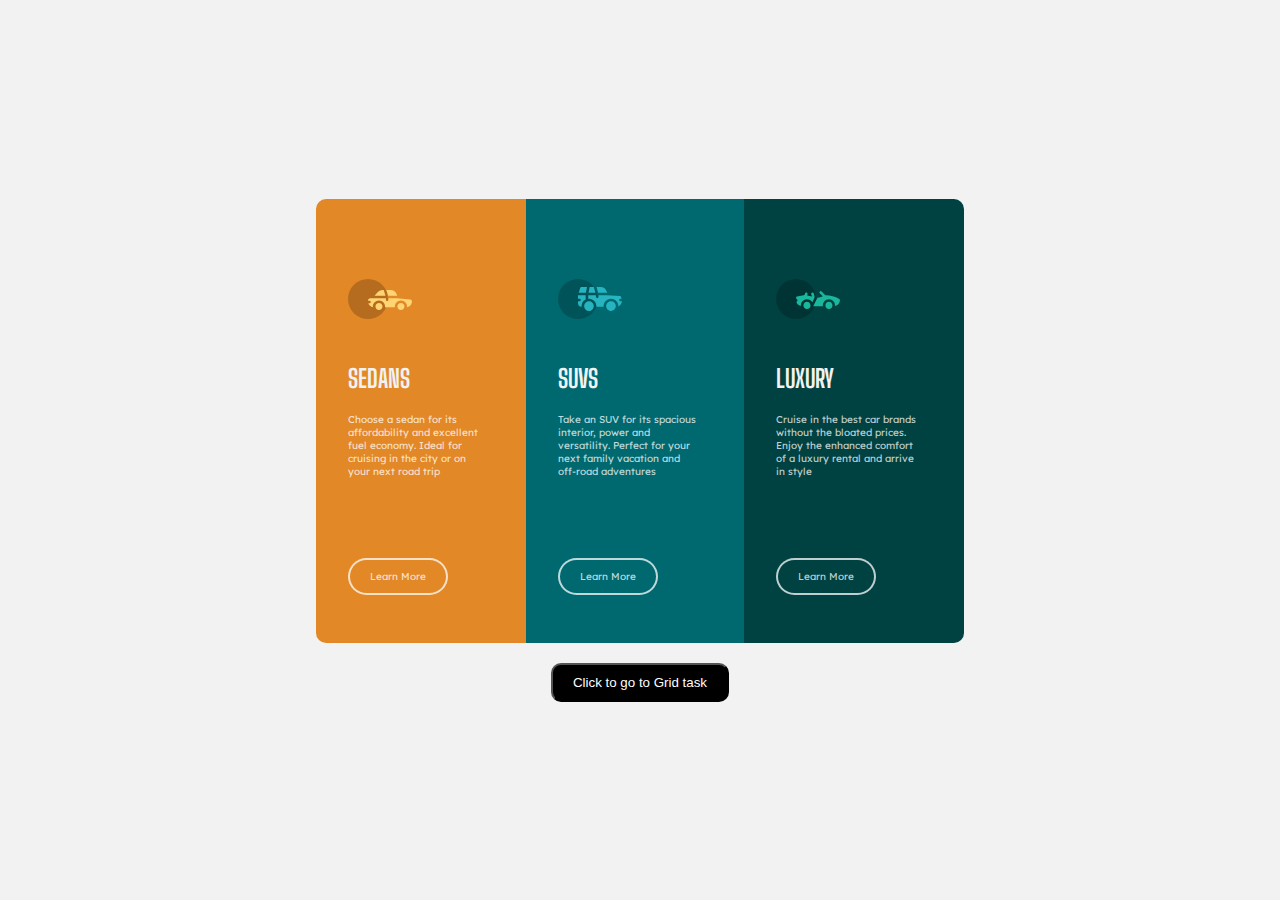
<file: flex/index.html>
<!DOCTYPE html>
<html lang="en">

<head>
  <meta charset="UTF-8">
  <meta http-equiv="X-UA-Compatible" content="IE=edge">
  <meta name="viewport" content="width=device-width, initial-scale=1.0">
  <title>flexbox design</title>

  <link rel="stylesheet" href="style.css">

  <link rel="preconnect" href="https://fonts.googleapis.com">
  <link rel="preconnect" href="https://fonts.gstatic.com" crossorigin>
  <link href="https://fonts.googleapis.com/css2?family=Lexend+Deca&display=swap" rel="stylesheet">

  <link rel="preconnect" href="https://fonts.googleapis.com">
  <link rel="preconnect" href="https://fonts.gstatic.com" crossorigin>
  <link href="https://fonts.googleapis.com/css2?family=Big+Shoulders+Display:wght@700&family=Lexend+Deca&display=swap"
    rel="stylesheet">
</head>

<body>
  <main>
    <div class="main-content">
      <div class="first-item" class="c-1">
        <img src="Copy of icon-sedans.svg" alt="SEDAN">
        <h3>SEDANS</h3>
        <P>Choose a sedan for its <br> affordability and excellent <br> fuel economy. Ideal for <br>
          cruising in the city or on <br>
          your next road trip</P>
        <button>Learn More</button>
      </div>
      <div class="second-item" class="c-1">
        <img src="Copy of icon-suvs.svg" alt="SUV">
        <h3>SUVS</h3>
        <P>Take an SUV for its spacious <br> interior, power and <br>
          versatility. Perfect for your <br> next family vacation and <br> off-road adventures</P>
        <button>Learn More</button>
      </div>
      <div class="third-item" class="c-1">
        <img src="icon-luxury.svg" alt="">
        <h3>LUXURY</h3>
        <p>Cruise in the best car brands <br> without the bloated prices. <br>
          Enjoy the enhanced comfort <br> of a luxury rental and arrive <br> in style</p>
        <button>Learn More</button>
      </div>
    </div>
    <div class="btn-2">
      <button class="btn"><a href="grid.html">Click to go to Grid task</a></button>
    </div>
  </main>

</body>

</html>
</file>
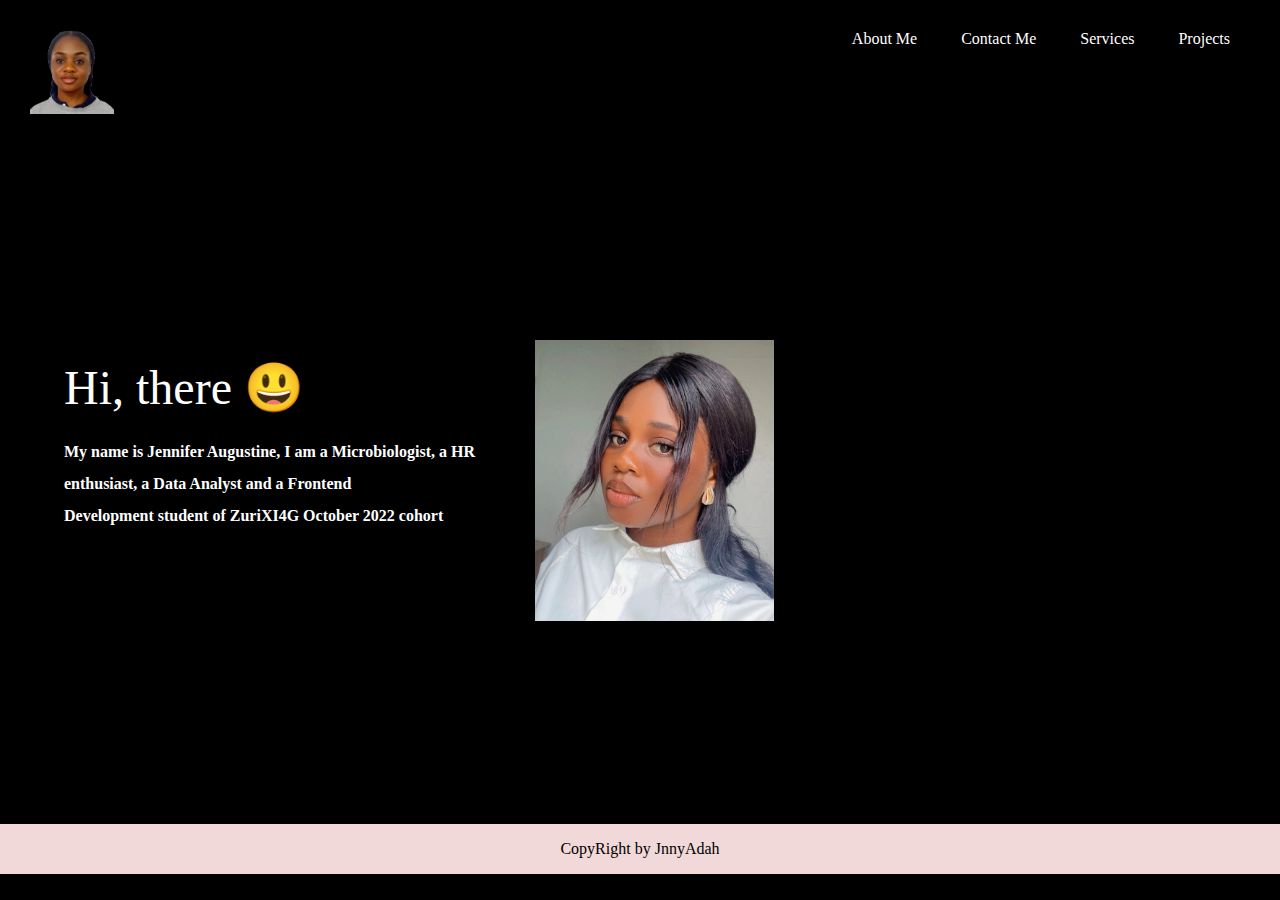
<file: week3a/index.html>
<!DOCTYPE html>
<html lang="en">
  <head>
    <meta charset="UTF-8" />
    <meta http-equiv="X-UA-Compatible" content="IE=edge" />
    <meta name="viewport" content="width=device-width, initial-scale=1.0" />
    <title>PORTFOLIO</title>
    <link rel="stylesheet" href="style.css" />
  </head>
  <body class="main-body">
    <header>
      <nav class="nav-bar">
        <div>
          <img src="passport.jpg" alt="JnnyAdah" class="img-1" />
        </div>
        <div>
          <a href="#">About Me</a>
          <a href="./contact.html" target="_blank">Contact Me</a>
          <a href="./service.html" target="_blank">Services</a>
          <a href="./projects.html" target="_blank">Projects</a>
        </div>
      </nav>
    </header>
    <main>
      <div class="abt-me-main">
        <div class="abt-me">
          <h1>Hi, there &#128515;</h1>
          <p>
            My name is Jennifer Augustine, I am a Microbiologist, a HR  <br />
            enthusiast, a Data Analyst and a Frontend   <br />
            Development student of ZuriXI4G October 2022 cohort
          </p>
          
        </div>
        <div class="abt-me-img">
          <img src="adaada.jpg" alt="JnnyAdah" width="35%" />
         
        </div>
      </div>
    </main>
    <footer>
       <section class="foot" id="footer">
        <p class="end">CopyRight by JnnyAdah </p>
    </section>
    </footer>
  </body>
</html>
</file>
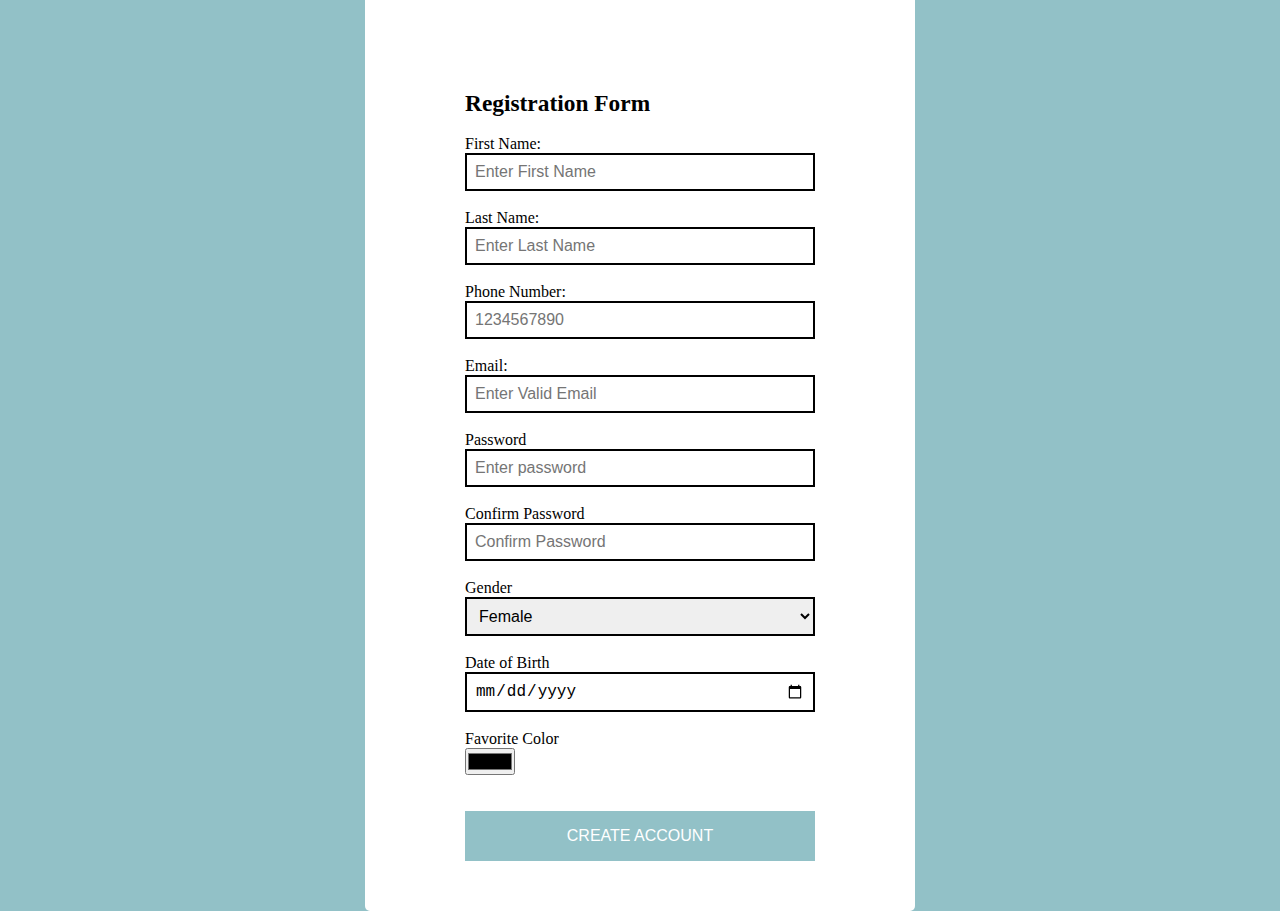
<file: week3b/index.html>
<!DOCTYPE html>
<html lang="en">
<head>
    <meta charset="UTF-8">
    <meta http-equiv="X-UA-Compatible" content="IE=edge">
    <meta name="viewport" content="width=device-width, initial-scale=1.0">
    <title>My First Registration Form</title>
    <link rel="stylesheet" href="style.css">
</head>
<body>
    <div class="container">
        <form class="content">
    <div class="reg">
        <h3><b>Registration Form</b>
            </h3>
        </div><br>
        <div class="yes"> 
            <p>First Name:</p>
            <input type="text" class="yes-1" name="fname" id="fname" placeholder="Enter First Name" />
        </div> <br>
        <div class="yes">
            <p>Last Name:</p>
            <input type="text" class="yes-1" name="lname" id="lname" placeholder="Enter Last Name"/>
        </div> <br>
        <div class="yes">
            <p>Phone Number:</p>
            <input type="tel"  class="yes-2" name="tel" id="tel" pattern="[0-9]{3}[0-9]{4}[0-9]{4}"placeholder="1234567890"/> 
        </div> <br>
        <div class="yes">
            <p>Email:</p>
            <input type="email" class="yes-3" name="email" id="email" placeholder="Enter Valid Email"/>
        </div> <br>
        <div class="yes">
            <p>Password</p>
            <input type="password" class="yes-4" name="pswd" id="pswd" placeholder="Enter password"/>
        </div> <br>
        <div class="yes">
            <p>Confirm Password</p>
            <input type="password" class="yes-4" name="repeat-pswd" id="repeat-pswd" placeholder="Confirm Password"/>
        </div> <br>
        <div class="yes">
        <p>Gender</p>
        <select name="gender" id="gender">Gender
            <option value="female">Female</option>
            <option value="male">Male</option>
            <option value="pnts">Prefer not to say</option>
        </select>
    </div> <br>
<div class="yes">
    <p>Date of Birth</p>
    <input type="date" name="birthday" id="birthday">
</div> <br>
<div class="yes">
    <p>Favorite Color</p>
    <input type="color" name="color" id="color">
</div> <br>
<br>
<div class="yes">
<button><a href="login.html" target="_blank">Create Account</a></button>
</div>
    </form>
</div>
</body>

</html>
</file>
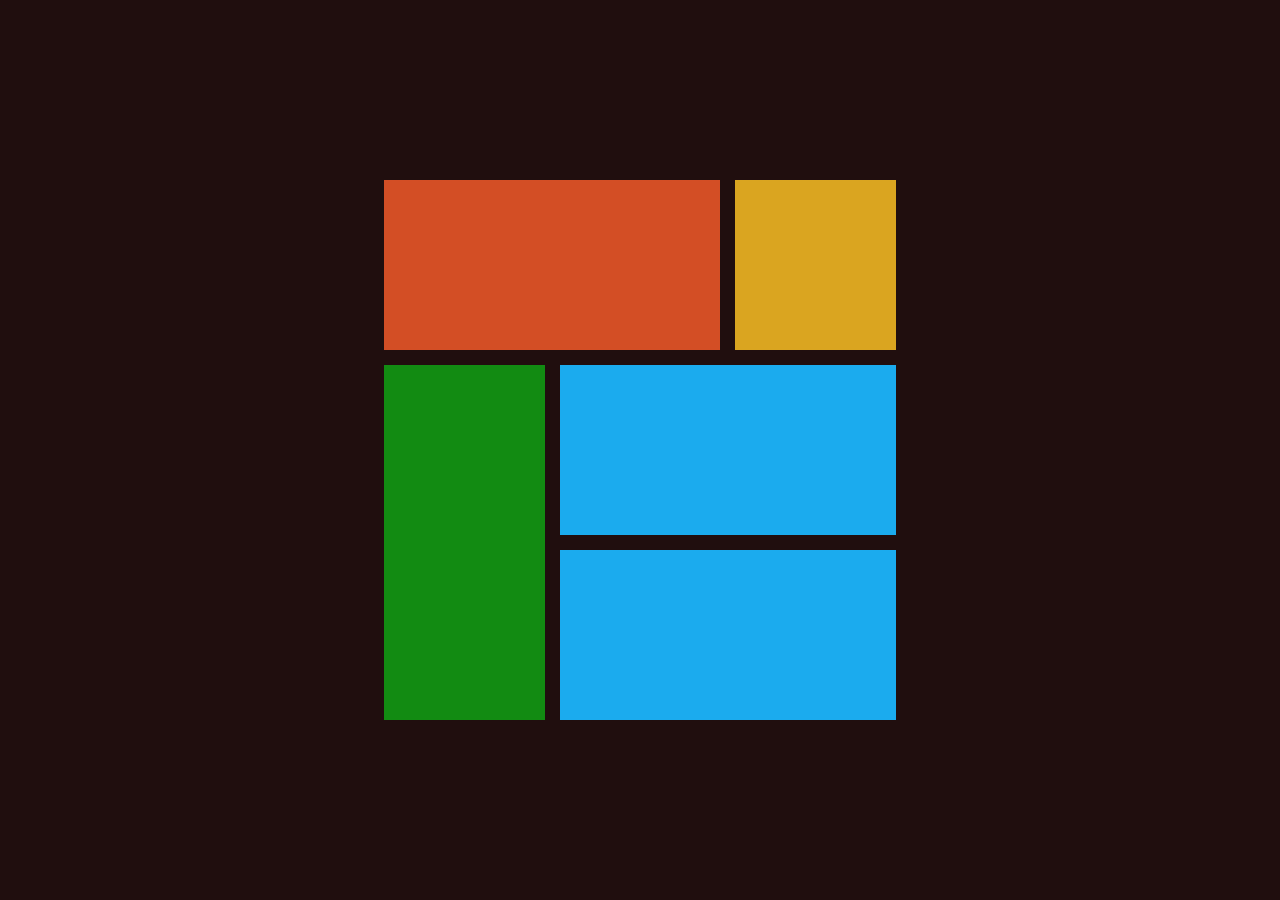
<file: grid/grid.html>
<!DOCTYPE html>
<html lang="en">
<head>
    <meta charset="UTF-8">
    <meta http-equiv="X-UA-Compatible" content="IE=edge">
    <meta name="viewport" content="width=device-width, initial-scale=1.0">
    <title>Grid-Layout</title>
    <link rel="stylesheet" href="grid.css">
</head>
<body>
    <main>
    <div class="a">A</div>
    <div class="b">B</div>
    <div class="c">C</div>
    <div class="d">D</div>
    <div class="e">E</div>
</main>
</body>
</html>
</file>
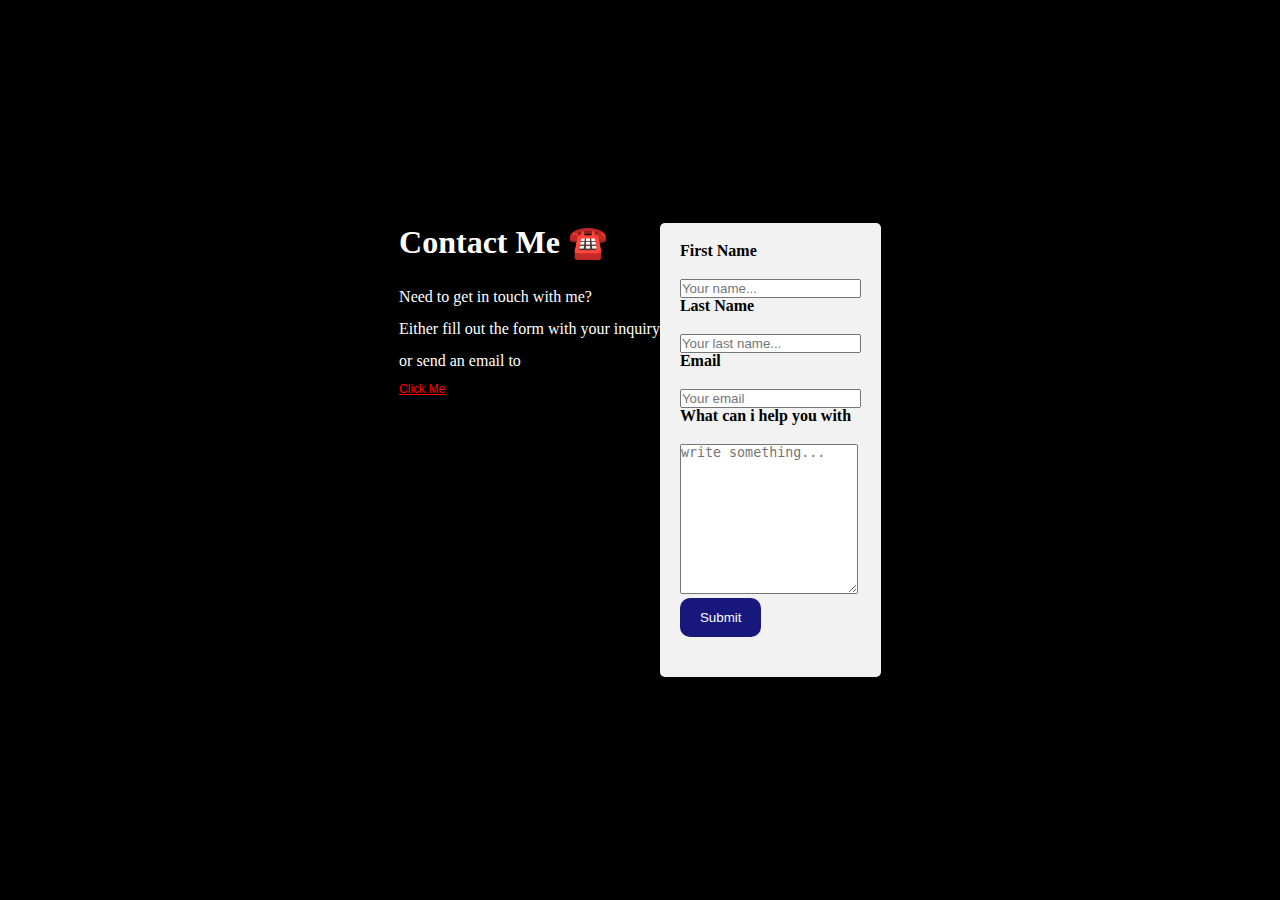
<file: week3a/contact.html>
<!DOCTYPE html>
<html lang="en">
  <head>
    <meta charset="UTF-8" />
    <meta http-equiv="X-UA-Compatible" content="IE=edge" />
    <meta name="viewport" content="width=device-width, initial-scale=1.0" />
    <title>ContactMe</title>
    <link rel="stylesheet" href="style.css" />
  </head>
  <body class="body-2">
    <main class="main-2">
      <div class="main-section">
        <div class="left-section">
          <h2>Contact Me &#9742;&#65039;</h2>
          <p class="header-p">
            Need to get in touch with me? <br />
            Either fill out the form with your inquiry <br />
            or send an email to <a href="mailto: augustinejennifer3@gmail.com" style="font-size: 12px; font-family: Verdana, Geneva, Tahoma, sans-serif; color: red;">Click Me</a>
        </p>
            
          <br />
        </div>
        <div class="right-section">
          <form action="#" class="container-1">
            <p>First Name</p>
            <input
              type="text"
              id="fname"
              name="fname"
              placeholder="Your name..."
            required/>
            <p>Last Name</p>
            <input
              type="text"
              name="lname"
              id="lname"
              placeholder="Your last name..."
            required/>
            <p>Email</p>
            <input
              type="email"
              name="email"
              id="email"
              placeholder="Your email"
              pattern="[a-z0-9._%+-]+@[a-z0-9.-]+\.[a-z]{2,}$"
            />
            <p>What can i help you with</p>
            <textarea
              name="subject"
              id="subject"
              placeholder="write something..."
              style="height: 150px"
              
            ></textarea>
            <p><input type="submit" value="Submit" class="submit-1" /></p>
          </form>
        </div>
      </div>
    </main>
  </body>
</html>
</file>
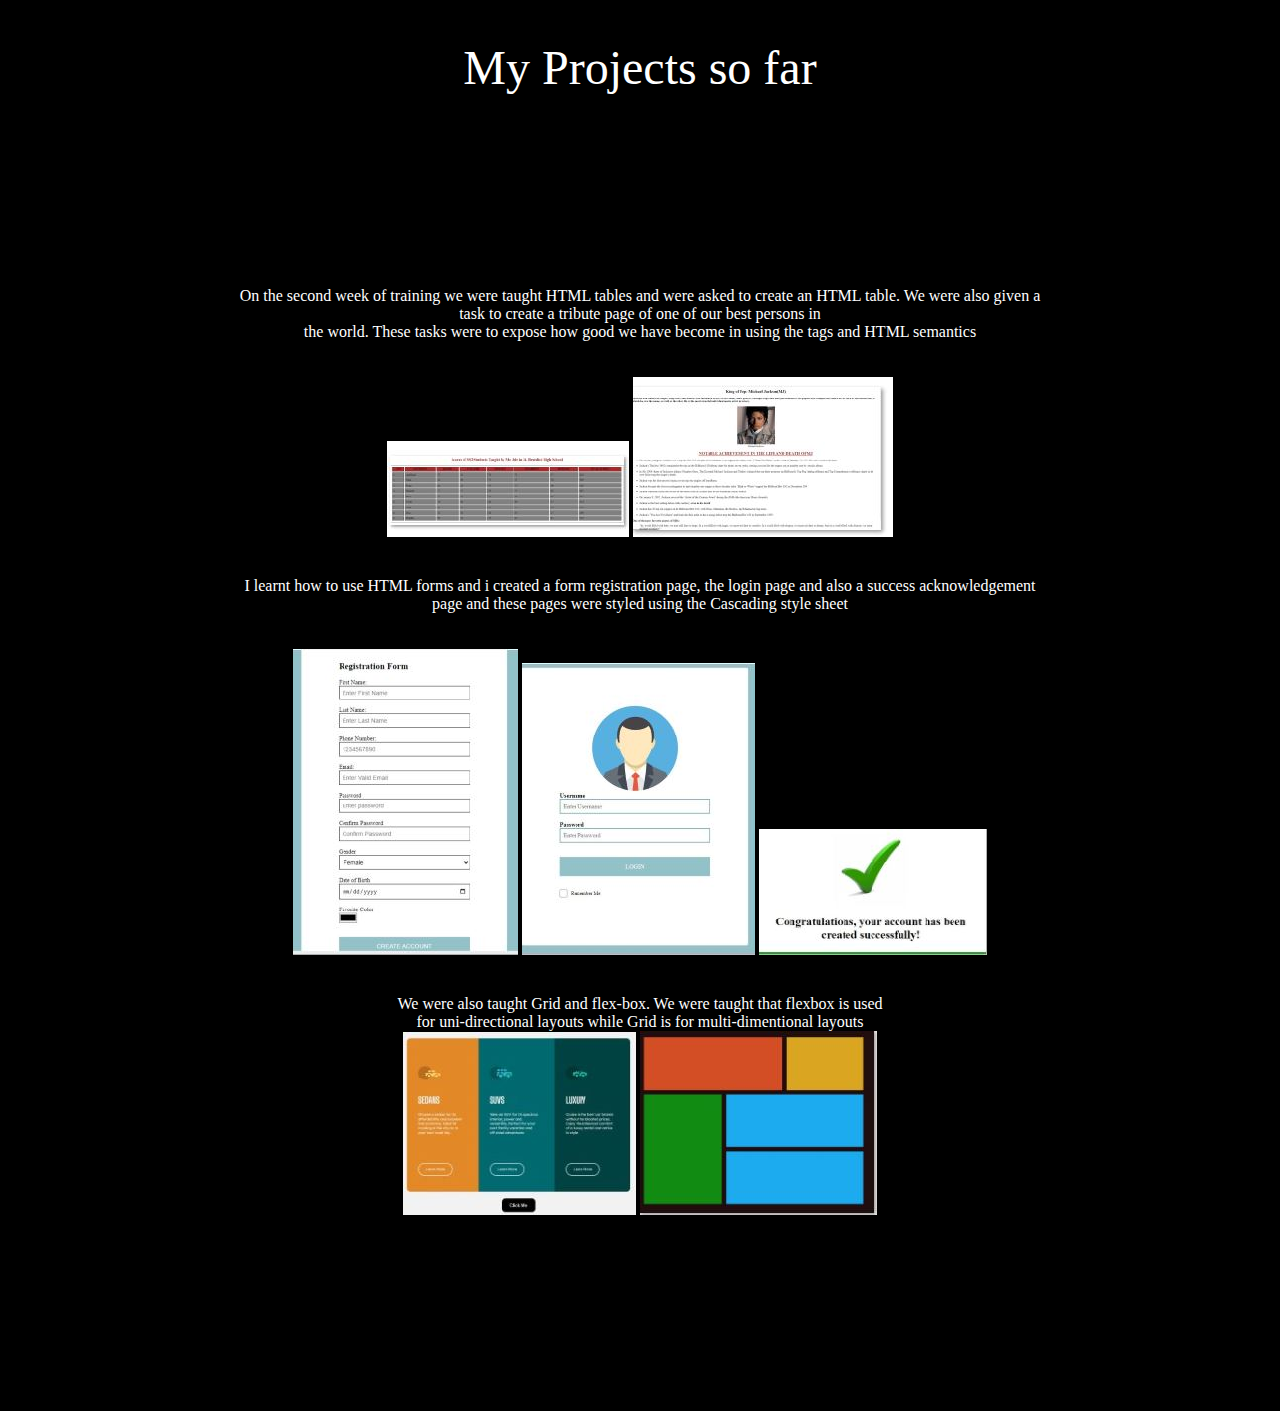
<file: week3a/projects.html>
<!DOCTYPE html>
<html lang="en">
<head>
    <meta charset="UTF-8">
    <meta http-equiv="X-UA-Compatible" content="IE=edge">
    <meta name="viewport" content="width=device-width, initial-scale=1.0">
    <title>My Projects</title>
    <link rel="stylesheet" href="style.css">
    
</head>
<body class="body-4">
    <header>
        <h1> My Projects so far</h1>
        
    </header>
        <main class="main-4">
        <div class="container">
            <div>
                <p>
                    On the second week of training we were taught HTML tables and were asked to create an HTML table. We were also given a <br> task to create a tribute page of one of our best persons in <br> the world. These tasks were to expose how good we have become in using the tags and HTML semantics
                </p> <br> <br>
                <img src="adee.JPG" alt="ade-img" class="proj-imga">
                <img src="kopp.JPG" alt="kop-img" class="proj-imga">
            </div>
            <div>
            <br> <br>
         <p>I learnt how to use HTML forms and i created a form registration page, the login page and also a success acknowledgement <br> page and these pages were styled using the Cascading style sheet </p> <br> <br>
            <img src="regform.JPG" alt="regform-img" class="proj-img">
            <img src="login.JPG" alt="login-img" class="proj-imgb">
            <img src="success.JPG" alt="success-img" class="proj-imgb">
        </div>
        <div>
           <br> <br> <p>We were also taught Grid and flex-box. We were taught that flexbox is used <br> for uni-directional layouts while Grid is for multi-dimentional layouts</p>
            <img src="flexx.JPG" alt="flex-img" class="proj-imgc">
            <img src="gridd.JPG" alt="grid-img" class="proj-imgc">
        </div>
        </div>
    </main>
    
</body>
</html>
</file>
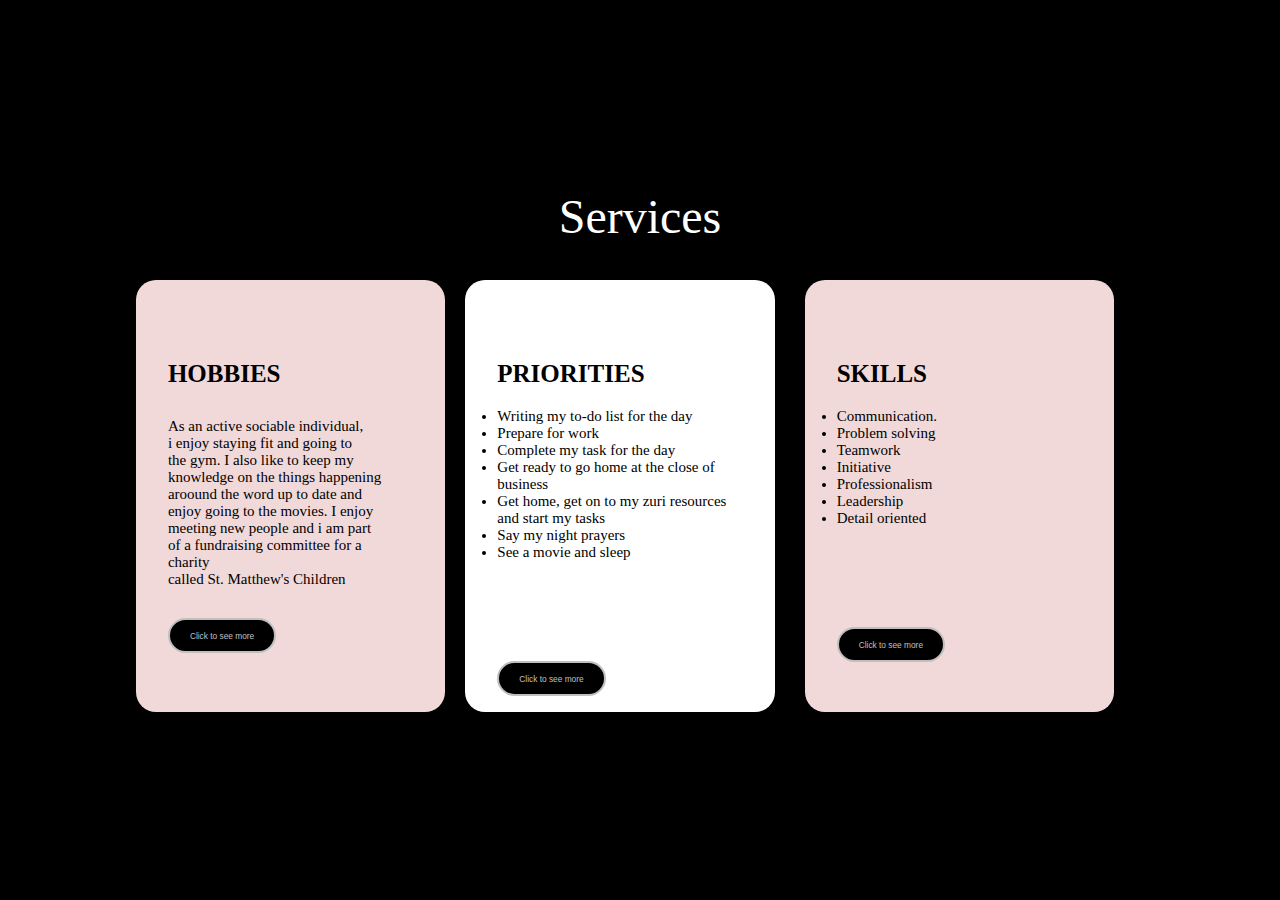
<file: week3a/service.html>
<!DOCTYPE html>
<html lang="en">
  <head>
    <meta charset="UTF-8" />
    <meta http-equiv="X-UA-Compatible" content="IE=edge" />
    <meta name="viewport" content="width=device-width, initial-scale=1.0" />
    <title>Services</title>
    <link rel="stylesheet" href="style.css" />
  </head>
  <body>
    <main class="main-3">
        <h1>Services</h1> <br> <br>
      <div class="main-content">
        <div class="first-item">
          <h3>HOBBIES</h3>
          <p>
            As an active sociable individual, <br />
            i enjoy staying fit and going to <br />
            the gym. I also like to keep my <br />
            knowledge on the things happening <br />
            aroound the word up to date and <br />
            enjoy going to the movies. I enjoy <br />
            meeting new people and i am part <br />
            of a fundraising committee for a charity <br />
            called St. Matthew's Children
          </p>
          <button> <a href="#"><small> Click to see more </small></a> </button>
          
        </div>
        <div class="second-item">
          <h3>PRIORITIES</h3>
          <ul>
            <li>Writing my to-do list for the day</li>
            <li>Prepare for work</li>
            <li>Complete my task for the day</li>
            <li>Get ready to go home at the close of business</li>
            <li>Get home, get on to my zuri resources and start my tasks</li>
            <li>Say my night prayers</li>
            <li>See a movie and sleep</li>
          </ul>
          <button> <a href="#"><small> Click to see more </small></a> </button>
          
    </div>
        <div class="third-item">
            <h3>SKILLS</h3>
            <ul>
                <li>Communication.</li>
                <li>Problem solving</li>
                <li>Teamwork</li>
                <li>Initiative</li>
                <li>Professionalism</li>
                <li>Leadership</li>
                <li>Detail oriented</li>
            </ul>
            <button> <a href="#"><small> Click to see more </small></a> </button>
          
        </div>
      </div>
    </main>
  </body>
</html>
</file>
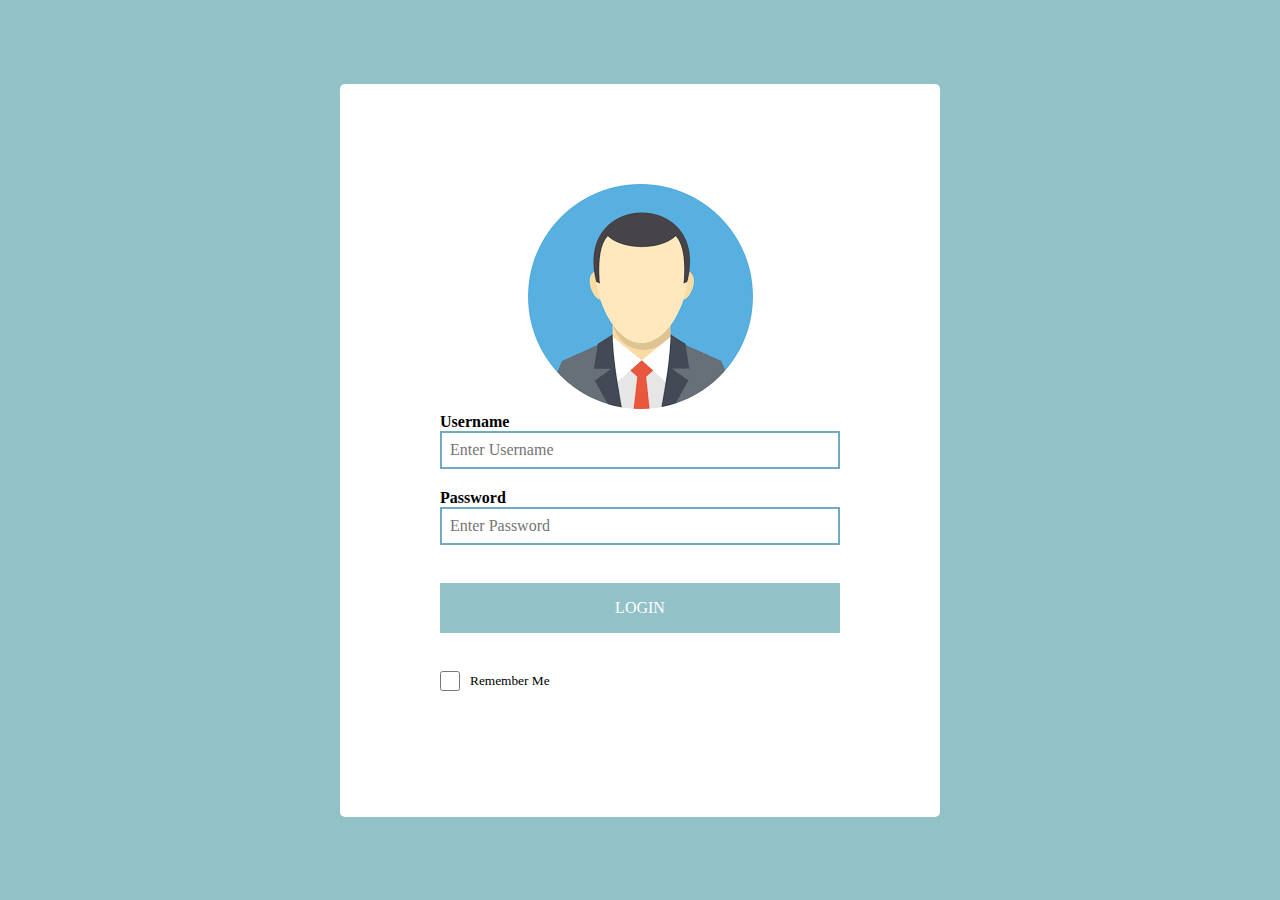
<file: week3b/login.html>
<!DOCTYPE html>
<html lang="en">
<head>
    <meta charset="UTF-8">
    <meta http-equiv="X-UA-Compatible" content="IE=edge">
    <meta name="viewport" content="width=device-width, initial-scale=1.0">
    <title>Login Page</title>
    <link rel="stylesheet" href="login.css">
</head>
<body class="body">
    <div class="container">
    <Form action="success.html"  class="login"> 
    <div class="user-icon">
<img src="login.png" alt="avatar" class="avatar">    
    </div>
    <div class="yes">
        <p><b>Username</b></p>
        <input type="text" class="yes-1" placeholder="Enter Username" name="uname" required>
    </div>
    <div class="yes">
        <p><b>Password</b></p>
        <input type="password" class="yes-1" placeholder="Enter Password" name="pword" required>
    </div>
   <br>
   <div class="yes">
   <button class="btn"><a href="success.html" target="_blank">Login</a></button>
</div>

    
    <br>
    <div class="yes">
   <label>
    <input type="checkbox" name="check" id="check"><small> Remember Me</small>
   
   </label>
</div>
   <div class="yes">
    <p> 
        <span class="psw"><small><a href="#">Forget password?</small></a>
        </span>
    </p>
    <p><span class="acct"><small></span><a href="regpage.html" target="_blank">Don't have an account?</small></a></span></p>
</div>
</div>
</Form>
</body>
</html>
</file>
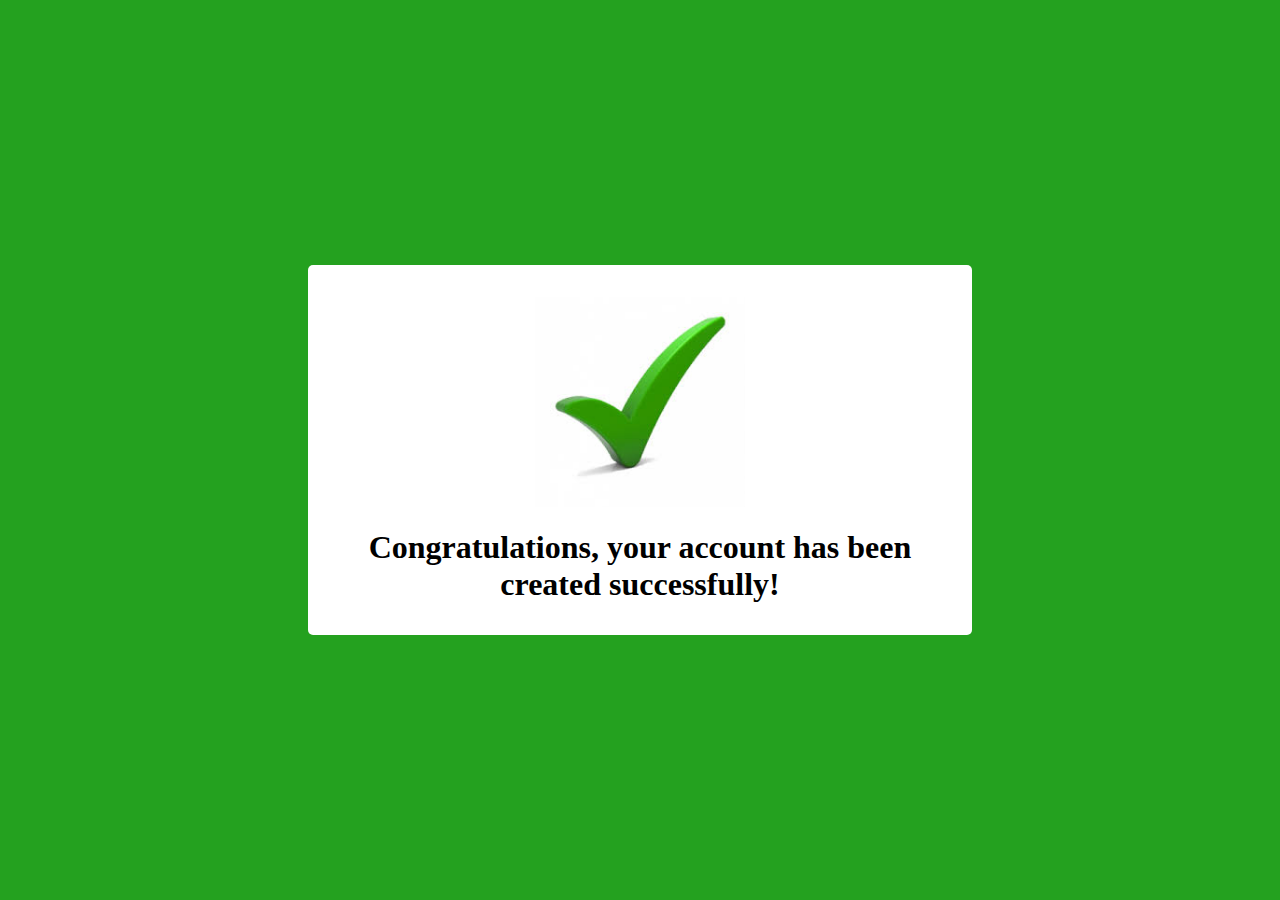
<file: week3b/success.html>
<!DOCTYPE html>
<html lang="en">
  <head>
    <meta charset="UTF-8" />
    <meta http-equiv="X-UA-Compatible" content="IE=edge" />
    <meta name="viewport" content="width=device-width, initial-scale=1.0" />
    <title>success page</title>
    <link rel="stylesheet" href="success.css">
  </head>
  <body>
    <div class="container">

    <div class="simage">
      <img src="success.png" alt="avatar" class="avatar" />
    </div>

    <div>
    <h3> <b>Congratulations, your account has been created successfully!</h3>
    </div></b>
      
  </div>
  </body>
</html>
</file>
<file: flex/style.css>
html, body {
  height: 100%;
  width: 100%;
}
*{
    margin: 0;
    padding: 0;
    box-sizing: border-box;
}


/* font-family: 'Lexend Deca', sans-serif; */

/* font-family: 'Big Shoulders Display', cursive;
font-family: 'Lexend Deca', sans-serif; */

body{
    background-color:hsl(0, 0%, 95%);
    
}
main{
    width: 100%;
    margin: auto;
    display: flex;
    flex-direction: column;
    justify-content: center;
    align-items: center;
    height: 100vh;
   
    
}
.main-content{
    display: flex;
    flex-direction: row;
  
}
/* styling first content */
.first-item{
    background-color: hsl(31, 77%, 52%);
    padding: 5em 3em 3em 2em ;
    border-top-left-radius: 10px;
    border-bottom-left-radius: 10px;
/*   width: 33.3%; */
}
.first-item h3{
    font-family:'Big Shoulders Display', cursive;
    color:hsl(0, 0%, 95%)
    ;
    font-weight: bold;
    font-size: 25px;
    padding-bottom: 20px;
   
}
.first-item p{
    font-family:'Lexend Deca', sans-serif;
    color: hsla(0, 0%, 100%, 0.75);
    font-size: 10px;
    padding-bottom: 80px;
}
.first-item button{
    font-family:'Lexend Deca', sans-serif;
    background-color: hsl(31, 77%, 52%);
    font-size: 10px;
    color:hsla(0, 0%, 100%, 0.75);
    padding: 10px 20px;
    text-align: center;
    border: 2px solid hsla(0, 0%, 100%, 0.75);
    border-radius: 30px;
    cursor: pointer;
}

/* styling second content */
.second-item{
    background-color: hsl(184, 100%, 22%);
    padding: 5em 3em 3em 2em ;
/*   width: 33.3%; */
}
.second-item h3{
    font-family:'Big Shoulders Display', cursive;
    color:hsl(0, 0%, 95%)
    ;
    font-weight: bold;
    font-size: 25px;
    padding-bottom: 20px;
}
.second-item p{
    font-family:'Lexend Deca', sans-serif;
    color: hsla(0, 0%, 100%, 0.75);
    font-size: 10px;
    padding-bottom: 80px;
}
.second-item button{
    font-family:'Lexend Deca', sans-serif;
    background-color: hsl(184, 100%, 22%);
    font-size: 10px;
    color:hsla(0, 0%, 100%, 0.75);
    padding: 10px 20px;
    text-align: center;
    border-radius: 30px;
    border: 2px solid hsla(0, 0%, 100%, 0.75);
    cursor: pointer;
}
/* styling third content */
.third-item{
    background-color: hsl(179, 100%, 13%);
    padding: 5em 3em 3em 2em ;
    border-top-right-radius: 10px;
    border-bottom-right-radius: 10px;
/*   width: 33.3%; */
}
.third-item h3{
    font-family:'Big Shoulders Display', cursive;
    color:hsl(0, 0%, 95%);
    font-weight: bold;
    font-size: 25px;
    padding-bottom: 20px;
}
.third-item p{
    font-family:'Lexend Deca', sans-serif;
    color: hsla(0, 0%, 100%, 0.75);
    font-size: 10px;
    padding-bottom: 80px;
}
.third-item button{
    font-family:'Lexend Deca', sans-serif;
    background-color: hsl(179, 100%, 13%);
    font-size: 10px;
    color:hsla(0, 0%, 100%, 0.75);
    padding: 10px 20px;
    text-align: center;
    border-radius: 30px;
    border: 2px solid hsla(0, 0%, 100%, 0.75);
    cursor: pointer;
}
img{
    padding-bottom: 40px;
  
}
/* styling link button */
.btn{
  
  background: black;
 padding: 10px 20px;
  border-radius: 10px;
 
  
}
a{
  background: black;
  color: white;
  text-decoration: none;  
   
}
.btn-2{
  padding-top: 20px;
}

@media  screen and (max-width:1000px) {
    body{
     background-color:#ff80ff ;
    }
}

@media  screen and (max-width:600px) {
    body{
     background-color:#b5e283 ;
    }
  }
  
@media screen and (max-width:600px){
    .main-content{
        display: flex;
        flex-direction: column;
        margin: 3rem;
    }

 }
</file>
<file: week3a/style.css>
*{
    margin: 0;
    padding: 0;
    box-sizing: border-box;
}

/* styling nav bar */
.nav-bar{
    display: flex;
    justify-content: space-between;
    padding: 30px;
}   

/* styling the link in the nav bar */
.nav-bar a{
    margin: 10px;  
    padding: 10px;
}
.nav-bar a:hover{
    background-color: rgb(241, 217, 217);
    border-radius: 15px;
}
.main-body a{
    text-decoration: none;
    color: white;
    }

/* styling the image in the nav bar */
.img-1{
    width: 20%;
}
.img-1:hover{
    width: 25%;

}

/* styling my body */
.main-body{
 background-color: black;
 color: white;
}

 /* styling the main content */
 main{
    margin: 15% 5% 15%;
 }
 /* styling the about me */

 .abt-me-main{
    display: flex;
    justify-content: space-between;
    line-height: 2;
   
 }
.abt-me-main p{
  font-weight: bolder;
}
 .abt-me{
    width: 45%;
 }
 .abt-me-img{
    width: 65%;
   
}

main h1{
    font-weight: lighter;
    font-size: 3rem;
}

/* styling my contact Me page */

/* styling the form */
.body-2{
    background-color:black;
    color: white;
}
/* styling my h2 tag */
.body-2 h2{
    font-weight: bolder;
    font-size: 2rem;
    margin-bottom: 20px ;
}
/* styling the main content */
.main-section{
    display: flex;
justify-content: flex-end;
padding: 30px;
}
.left-section{
    width: 60%;
}
.right-section{
    width: 50%;
}
.right-section p{
  color: black;
}
.main-2{
    width: 100%;
    margin: auto;
    display: flex;
    flex-direction: column;
    justify-content: center;
    align-items: center;
    height: 100vh;
}

form{
    padding: 10px;
}
/* styling p tag */
.header-p{
font-weight: lighter;
line-height: 2;
display: flex;
flex-direction: column;
justify-content: space-between;
}

form p{
    padding-bottom: 20px;
font-weight: bold;
line-height: 1;
display: flex;
justify-content: space-between;
}
/* styling the button */
.submit-1{
    background-color: rgb(23, 23, 124);
    color: white;
    padding: 12px 20px;
    border: none;
    border-radius: 10px;
    cursor: pointer;
}
.submit-1:hover{
    background-color: rgb(90, 90, 245);
}  
/* styling form body */
.container-1{
    border-radius: 5px;
    background-color: #f2f2f2;
  padding: 20px;
}

/* styling Services */
.main-3{
    width: 100%;
    margin: auto;
    display: flex;
    flex-direction: column;
    justify-content: center;
    align-items: center;
    height: 100vh;
    background-color:black ;
    color: white;
}

.main-content{
    display: flex;
    flex-direction: row;
    justify-content: space-between;
}
/* styling first content */
.first-item{
    background-color: rgb(241, 217, 217);
    padding: 5em 3em 1em 2em ;
    margin-right: 20px ;
    width: 40%;
    border-radius: 20px;

}


.first-item h3{
    color:black;
    font-weight: bold;
    font-size: 25px;
    padding-bottom: 30px;
}

.first-item p{
    color: black;
    font-size: 15px;
    padding-bottom: 30px;
}
.first-item button{
    background-color: black;
    font-size: 10px;
    color:hsla(0, 0%, 100%, 0.75);
    padding: 10px 20px;
    text-align: center;
    border: 2px solid hsla(0, 0%, 100%, 0.75);
    border-radius: 30px;
    cursor: pointer;
}
/* styling second content */
.second-item{
    background-color: white;
    padding: 5em 3em 1em 2em ;
    margin-right: 30px ;
    width: 40%;
    border-radius: 20px;
}

.second-item h3{
    color:black;
    font-weight: bold;
    font-size: 25px;
    padding-bottom: 20px;
}

.second-item ul{
    color: black;
    font-size: 15px;
    padding-bottom: 100px;
}
.second-item button{
    background-color: black;
    font-size: 10px;
    color:hsla(0, 0%, 100%, 0.75);
    padding: 10px 20px;
    text-align: center;
    border: 2px solid hsla(0, 0%, 100%, 0.75);
    border-radius: 30px;
    cursor: pointer; 
   
}
 /* styling third content */
 .third-item{
    background-color: rgb(241, 217, 217);
    padding: 5em 3em 1em 2em ;
    margin-right: 30px ;
    width: 40%;
    border-radius: 20px;
}
.third-item h3{
    color:black;
    font-weight: bold;
    font-size: 25px;
    padding-bottom: 20px;
}
.third-item ul{
    color: black;
    font-size: 15px;
    padding-bottom: 100px;
}
.third-item button{
    background-color: black;
    font-size: 10px;
    padding: 10px 20px;
    text-align: center;
    border: 2px solid hsla(0, 0%, 100%, 0.75);
    border-radius: 30px;
    cursor: pointer;
}
/* styling link */
.main-content a{
    text-decoration: none;
    color:hsla(0, 0%, 100%, 0.75) ;
}

/* styling the Project page */
.body-4{
    background-color: black;
    color: white;
}
.body-4 h1{text-align: center;
    font-weight: lighter;
font-size: 3rem;
padding-top: 40px;
}

.container{
    text-align: center;
}
    footer{
    position: absolute;
    width: 100%;
    height: 50px;
    display: flex;
    flex-direction: column;
    align-items: center;
    justify-content: center;
    background-color:rgb(241, 217, 217) ;
      color: black;
    }
</file>
<file: week3b/style.css>
*{
    box-sizing: border-box;
    margin: 0px;
    padding: 0px;
}
/* styling my bacgroung */
body{
    height: 100vh;
    width:  100%;
    background-color: rgb(146, 193, 199);
}
.container{
    display: flex;
    flex-direction: column;
    justify-content: center;
    align-items: center;
    height: 100%;
    width:100% ;
}  

/* styling my content box */
.content{
    background-color: white;
    padding: 100px 100px 50px 100px;
    display: flex;
    flex-direction: column;
    justify-content: center;
    align-items: flex-start;
    position: relative;
    width: 550px;
    font-size: 16px;
    border-radius: 5px;
}
/* styling my header */
.reg{
    font-size: 20px;
    font-weight: 200px;
}
/* styling the contents */
.yes{
    display: flex;
    flex-direction: column;
    width: 100%;

}
input[type="text"].yes-1{
    font-size: 16px;
    outline: none;
    width: calc(100%-20px);
    border: 2px solid black;
    padding: 8px;
    transition: all 0.3s ease;
}
input[type="tel"].yes-2{
    font-size: 16px;
    outline: none;
    width: calc(100%-20px);
    border: 2px solid black;
    padding: 8px;
    transition: all 0.3s ease;
}

input[type="email"].yes-3{
    font-size: 16px;
    outline: none;
    width: calc(100%-20px);
    border: 2px solid black;
    padding: 8px;
    transition: all 0.3s ease;
}
input[type="password"].yes-4{
    font-size: 16px;
    outline: none;
    width: calc(100%-20px);
    border: 2px solid black;
    padding: 8px;
    transition: all 0.3s ease;
}
#gender{
    font-size: 16px;
    outline: none;
    width: calc(100%-20px);
    border: 2px solid black;
    padding: 8px;
    
}

#birthday{
    font-size: 16px;
    outline: none;
    width: calc(100%-20px);
    border: 2px solid black;
    padding: 8px;
}
button{
    outline: none;
    background-color:rgb(146, 193, 199) ;
    color: white;
    padding: 16px;
    display: block;
    width: 100%;
    border: none;
    text-transform: uppercase;
    font-size: 16px;
    cursor: pointer;
    transition: all 0.3s ease;
}
button:hover{
    box-shadow: 3px 3px 3px rgb(13, 223, 238);
}
a{
    color: white;
    text-decoration: none;
}
input[type="text"].yes-1:hover, input[type="tel"].yes-2:hover, input[type="email"].yes-3:hover,input[type="password"].yes-4:hover {
    border: 5px solid rgb(13, 223, 238);
}
input[type="text"].yes-1:focus, input[type="tel"].yes-2:hover, input[type="email"].yes-3:hover,input[type="password"].yes-4:hover {
    border: 5px solid rgb(13, 223, 238);
}
input[type="text"].yes-1:active, input[type="tel"].yes-2:hover, input[type="email"].yes-3:hover,input[type="password"].yes-4:hover {
    border: 5px solid rgb(13, 223, 238);
}
</file>
<file: grid/grid.css>
*{
    margin: 0;
    padding: 0;
    box-sizing: border-box;
}
body{
    background-color: rgb(32, 14, 14);
    display: grid;
    place-items: center;
    height: 100vh;
}
main{
    display: grid;
    grid-template-areas:
    'a a b'
    'c d d'
    'c e e'
    ;
    gap: 15px;
  grid-auto-columns: 1fr;
    width: 40%;
    height: 60%; 
    margin: auto; 
    
}
main div{
    padding: 2em;
    text-align: center;


}
.a{
    background-color: rgb(211, 78, 37);
    color: rgb(211, 78, 37);
    grid-area: a;
}
.b{
    background-color: goldenrod;
    grid-area: b;
    color: goldenrod;
}
.c{
    background-color: rgb(18, 139, 18);
    grid-area: c;
    color: rgb(18, 139, 18);
}
.d{
    background-color: rgb(27, 171, 238);
    grid-area: d;
    color: rgb(27, 171, 238);
}
.e{
    background-color: rgb(27, 171, 238);
    grid-area: e;
    color: rgb(27, 171, 238);
}
</file>
<file: week3b/login.css>
*{
    margin: 0px;
    padding: 0px;
    font-family: 'Times New Roman', Times, serif;
    }

    /* styling the background */
    body{
        height: 100vh;
        width:  100%;
        background-color: rgb(146, 193, 199);
    }
    .container{
        display: flex;
        flex-direction: column;
        justify-content: center;
        align-items: center;
        height: 100%;
        width:100% ;
    }  

    /* styling the content box */
.login{
    background-color: white;
    padding: 100px 100px 50px 100px;
    display: flex;
    flex-direction: column;
    justify-content: center;
    align-items: center;
    position: relative;
    width: 400px;
    font-size: 16px;
    border-radius: 5px; 
} 


/* styling username and password */
.yes{
    margin-bottom: 20px;
    display: flex;
    flex-direction: column;
    width: 100%;

}
input[type="text"].yes-1{
    font-size: 16px;
    outline: none;
    width: calc(100%-20px);
    border: 2px solid rgb(111, 172, 190);
    padding: 8px;
    transition: all 0.3s ease;

}
 
input[type="password"].yes-1{
    font-size: 16px;
    outline: none;
    width: calc(100%-20px);
    border: 2px solid rgb(111, 172, 190);
    padding: 8px;
    transition: all 0.3s ease;
}

input[type="text"].yes-1:hover, input[type="password"].yes-1:hover {
    border: 2px solid black;
}
input[type="text"].yes-1:focus, input[type="password"].yes-1:focus {
    border: 2px solid black;
}
input[type="text"].yes-1:active, input[type="password"].yes-1:active {
    border: 2px solid black;
}
label{
    display: flex;
    align-items: center;
    cursor: pointer;
}
label input[type="checkbox"]{
    width: 20px;
    height: 20px;
    margin-right: 10px;
    cursor: pointer;
}

button{
    outline: none;
    background-color:rgb(146, 193, 199) ;
    color: white;
    padding: 16px;
    display: block;
    width: 100%;
    border: none;
    text-transform: uppercase;
    font-size: 16px;
    cursor: pointer;
    transition: all 0.3s ease;
}
button:hover{
    box-shadow: 3px 3px 3px rgb(13, 223, 238);
}

a{
    color: white;
    text-decoration: none;

}
</file>
<file: week3b/success.css>
*{
    margin: 0px;
    padding: 0px;
    font-family: 'Times New Roman', Times, serif;
    }
    /* styling the background */
    body{
        height: 100vh;
        width:  100%;
        background-color: rgb(36, 161, 31);
    }
    .container{
        background-color: white;
        width: 80%;
        max-width: 600px;
        border-radius: 5px;
        position: absolute;
        top: 50%;
        left: 50%;
        transform: translate(-50%, -50%);
        padding: 2rem;
    }  
   
    .simage{
        width: 70%;
        height: 200px;
        margin: 0 auto;
    }
    img{
        display: block;
  margin-left: auto;
  margin-right: auto;
  width: 50%;
    }

    h3{
        text-align: center;
        margin-top: 1em;
        font-size: 2rem;
        width: 100%;
    }
</file>
